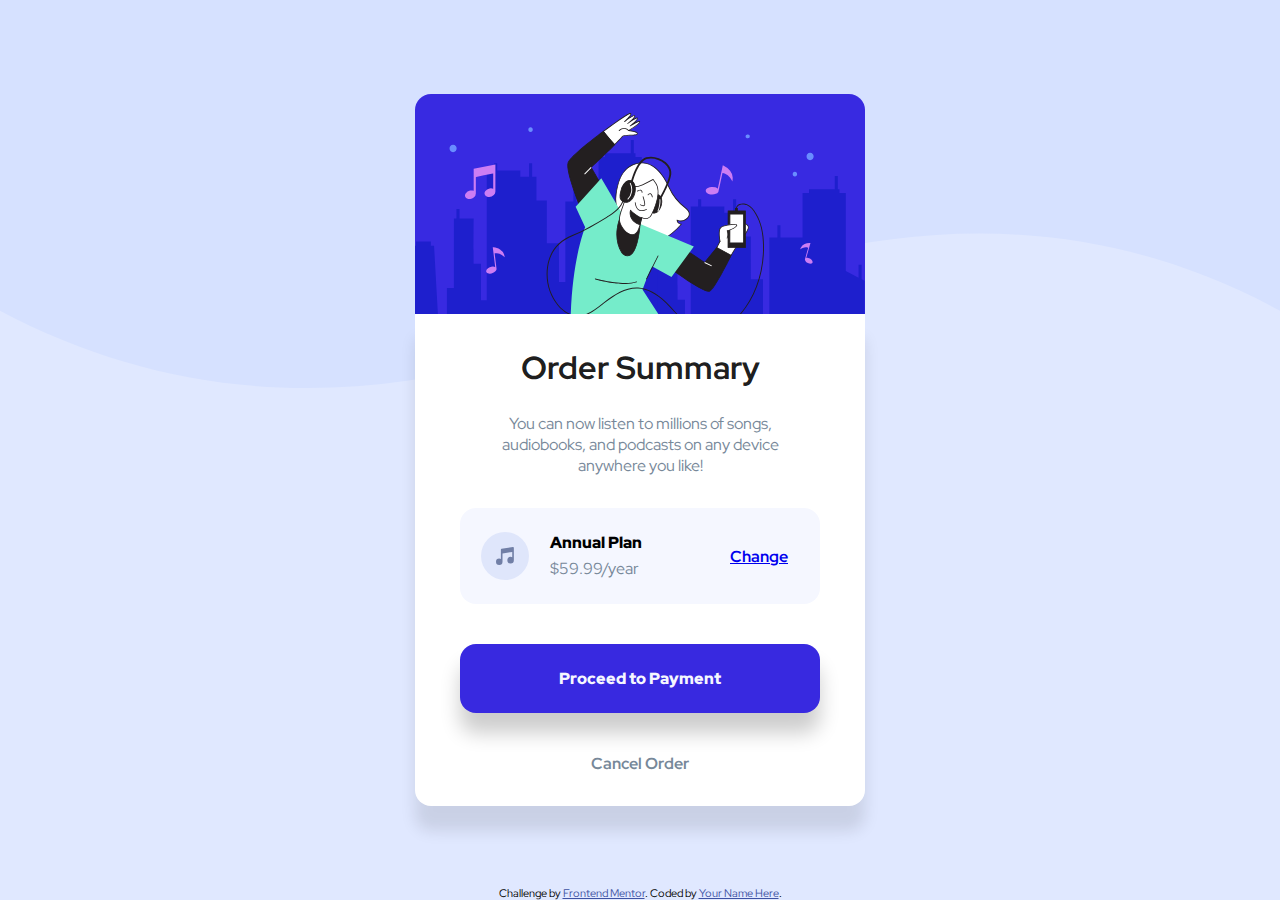
<file: index.html>
<!DOCTYPE html>
<html lang="en">
  <head>
    <meta charset="UTF-8" />
    <meta name="viewport" content="width=device-width, initial-scale=1.0" />
    <!-- displays site properly based on user's device -->
    <link
      rel="stylesheet"
      type="text/css"
      href="style.css"
    />
    <link
      rel="icon"
      type="image/png"
      sizes="32x32"
      href="../assets/images/favicon-32x32.png"
    />

    <title>Frontend Mentor | Order summary card</title>

    <!-- Feel free to remove these styles or customise in your own stylesheet 👍 -->
    <style>
      .attribution {
        position: absolute;
        bottom: 0;
        transform: translateX(-50%);
        font-size: 11px;
        text-align: center;
      }
      .attribution a {
        color: hsl(228, 45%, 44%);
      }
    </style>
  </head>
  <body>
    <header><img src="./images/illustration-hero.svg" alt="Logo"></header>
    <main>
      <h1>Order Summary</h1>
      <p>
        You can now listen to millions of songs, audiobooks, and podcasts on any
        device anywhere you like!
      </p>
      <div class="planEl">
        <div class="icon"></div>
        <div class="planName">Annual Plan</div>
        <div class="price">$59.99/year</div>
        <div class="change"><a href="#">Change</a></div>
      </div>
      <a href="#" class="btn">Proceed to Payment</a>
      <a href="#" class="cancel">Cancel Order</a>
    </main>
    <footer>
    <div class="attribution">
      Challenge by
      <a href="https://www.frontendmentor.io?ref=challenge" target="_blank"
        >Frontend Mentor</a
      >. Coded by <a href="#">Your Name Here</a>.
    </div>
    </footer>
  </body>
</html>
</file>
<file: style.css>
@import url("https://fonts.googleapis.com/css2?family=Red+Hat+Display:wght@500;700;900&display=swap");

:root {
  --primary-pale-blue: hsl(225, 100%, 94%);
  --primary-bright-blue: hsl(245, 75%, 52%);
  --secondary-blue: hsl(273, 90%, 36%);

  --neutral-pale-blue: hsl(225, 100%, 98%);
  --neutral-desaturated-blue: hsl(224, 23%, 55%);
  --dark-blue: hsl(223, 47%, 23%);
}

* {
  margin: 0;
  padding: 0;
  box-sizing: border-box;
}

body {
  font-family: "Red Hat Display", sans-serif;
  font-size: 16px;
  height: 100vh;
  background: url("./images/pattern-background-desktop.svg");
  background-color: var(--primary-pale-blue);
  background-repeat: no-repeat;
  background-size: contain;
  overflow: hidden;
  display: flex;
  flex-direction: column;
  justify-content: center;
  align-items: center;
}

header {
  display: flex;
}

header img {
  border-top-right-radius: 1rem;
  border-top-left-radius: 1rem;
}

main {
  display: flex;
  justify-content: center;
  align-items: center;
  flex-direction: column;
  width: 450px;
  background: #fff;
  border-bottom-left-radius: 1rem;
  border-bottom-right-radius: 1rem;
  box-shadow: 0px 25px 15px rgba(0, 0, 0, 0.1);
}

h1 {
  margin: 2rem 0 0.5rem;
  color: rgba(0, 0, 0, 0.9);
}

p {
  text-align: center;
  padding: 1rem;
  color: lightslategray;
  width: 75%;
}

.planEl {
  display: grid;
  grid-template-columns: 1fr 2fr 1fr;
  grid-row-gap: 0.25rem;
  width: 80%;
  margin: 1rem 0;

  background-color: var(--neutral-pale-blue);
  padding: 1.5rem 0;
  border-radius: 1rem;
}
.icon {
  background: url("./images/icon-music.svg");
  width: 48px;
  height: 48px;

  grid-column: 1;
  grid-row: 1/3;
  justify-self: center;
  align-self: center;
}

.planName {
  grid-column: 2;
  grid-row: 1/2;

  font-weight: 900;
}

.price {
  grid-column: 2;
  grid-row: 2/3;

  color: lightslategrey;
}

.change {
  grid-column: 3;
  grid-row: 1/3;
  align-self: center;

  font-weight: 700;
}

.change:hover a {
  text-decoration: none;
  font-weight: 500;
}

.btn {
  background-color: var(--primary-bright-blue);
  color: var(--neutral-pale-blue);
  font-weight: 900;
  box-shadow: 0px 20px 20px rgba(0, 0, 0, 0.2);
  width: 80%;
  margin: 1.5rem 0;
  border-radius: 1rem;
  padding: 1.5rem;
  text-align: center;

  text-decoration: none;
}

.btn:hover {
  background-color: var(--secondary-blue);
}

.cancel {
  text-decoration: none;
  font-weight: 700;
  color: lightslategrey;
  margin: 1rem 0 2rem;
}

.cancel:hover {
  color: rgba(0, 0, 0, 0.9);
}

@media (max-width: 575px) {
  main {
    width: 90%;
    max-height: 90vh;
  }
  header {
    justify-content: center;
    width: 90%;
  }
  header img {
    width: 100%;
    height: auto;
  }
  h1 {
    font-size: 1.3rem;
  }
  p {
    width: 90%;
  }
  .planEl {
    width: 90%;
    padding: 0.75rem;
    margin: 0.5rem 0;
  }
  .icon {
    padding: 0.5rem;
  }
  .btn {
    padding: 0.75rem;
    margin: 0.75rem 0;
  }
}
</file>
